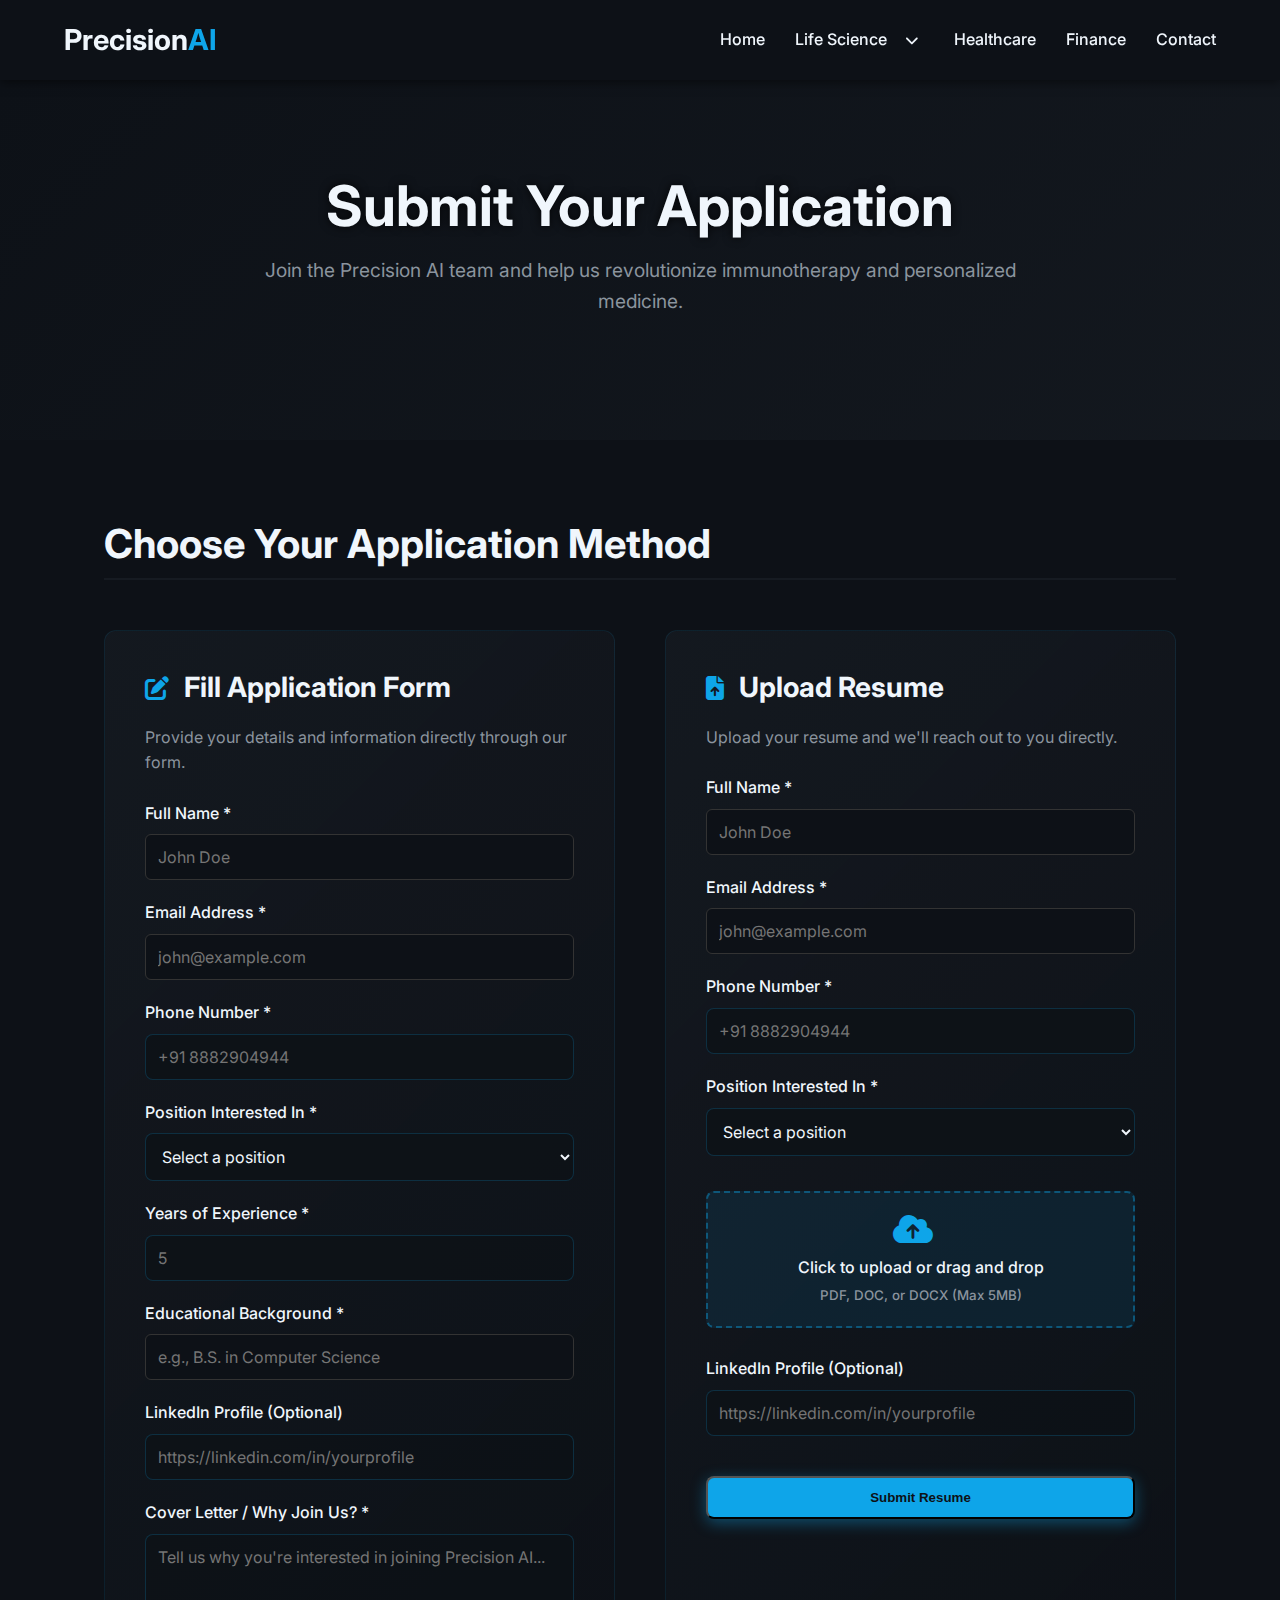
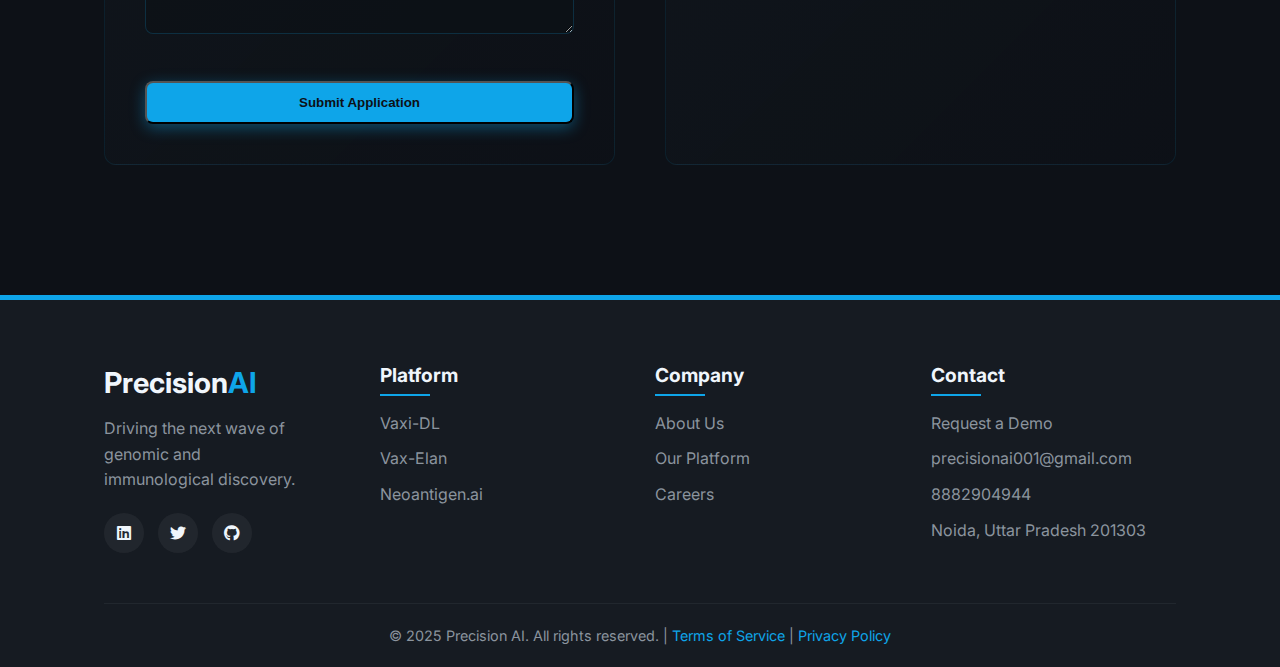
<file: apply.html>
<!DOCTYPE html>
<html lang="en">
<head>
  <meta charset="UTF-8" />
  <meta name="viewport" content="width=device-width, initial-scale=1" />
  <title>Apply Now - Precision AI</title>
  <link rel="stylesheet" href="./style.css" />
  <link rel="stylesheet" href="https://cdnjs.cloudflare.com/ajax/libs/font-awesome/6.5.1/css/all.min.css">
  <link href="https://fonts.googleapis.com/css2?family=Inter:wght@300;400;500;600;700&display=swap" rel="stylesheet">
  <style>
    .application-container {
      display: grid;
      grid-template-columns: 1fr 1fr;
      gap: 50px;
      margin: 50px 0;
    }

    .application-option {
      background: linear-gradient(135deg, rgba(22, 27, 34, 0.8), rgba(13, 17, 23, 0.9));
      padding: 40px;
      border-radius: 12px;
      border: 1px solid rgba(14, 165, 233, 0.1);
      transition: all 0.3s ease;
    }

    .application-option:hover {
      border-color: rgba(14, 165, 233, 0.4);
      box-shadow: 0 10px 30px rgba(14, 165, 233, 0.2);
    }

    .application-option h3 {
      color: var(--text-light);
      margin-bottom: 20px;
      display: flex;
      align-items: center;
    }

    .application-option i {
      color: var(--accent-color);
      margin-right: 15px;
      font-size: 1.5rem;
    }

    .form-group {
      margin-bottom: 20px;
    }

    .form-group label {
      display: block;
      color: var(--text-light);
      margin-bottom: 8px;
      font-weight: 500;
    }

    .form-group input,
    .form-group textarea,
    .form-group select {
      width: 100%;
      padding: 12px;
      background-color: rgba(13, 17, 23, 0.8);
      color: var(--text-light);
      border: 1px solid rgba(14, 165, 233, 0.2);
      border-radius: 8px;
      font-family: var(--font-family);
      font-size: 1rem;
      transition: border-color 0.3s ease;
    }

    .form-group input:focus,
    .form-group textarea:focus,
    .form-group select:focus {
      outline: none;
      border-color: var(--accent-color);
      box-shadow: 0 0 10px rgba(14, 165, 233, 0.3);
    }

    .form-group textarea {
      resize: vertical;
      min-height: 100px;
    }

    .file-upload-wrapper {
      position: relative;
      display: inline-block;
      width: 100%;
    }

    .file-upload-wrapper input[type="file"] {
      display: none;
    }

    .file-upload-label {
      display: block;
      padding: 20px;
      background-color: rgba(14, 165, 233, 0.1);
      border: 2px dashed rgba(14, 165, 233, 0.4);
      border-radius: 8px;
      text-align: center;
      cursor: pointer;
      transition: all 0.3s ease;
      color: var(--text-light);
    }

    .file-upload-label:hover {
      border-color: var(--accent-color);
      background-color: rgba(14, 165, 233, 0.15);
    }

    .file-upload-label i {
      font-size: 2rem;
      color: var(--accent-color);
      display: block;
      margin-bottom: 10px;
    }

    .form-status {
      margin-top: 20px;
      padding: 15px;
      border-radius: 8px;
      text-align: center;
      display: none;
      background-color: rgba(14, 165, 233, 0.1);
      color: var(--accent-color);
    }

    @media (max-width: 900px) {
      .application-container {
        grid-template-columns: 1fr;
        gap: 30px;
      }
    }
  </style>
</head>
<body>
  <div id="site-navbar"></div>

  <!-- Hero/Title Section -->
  <section class="hero-section hero-apply">
    <div class="container">
      <h1>Submit Your Application</h1>
      <p>Join the Precision AI team and help us revolutionize immunotherapy and personalized medicine.</p>
    </div>
  </section>

  <!-- Application Options Section -->
  <section class="section">
    <div class="container">
      <h2 class="text-center" style="margin-bottom: 50px;">Choose Your Application Method</h2>
      
      <div class="application-container">
        <!-- Manual Form Option -->
        <div class="application-option">
          <h3><i class="fas fa-edit"></i> Fill Application Form</h3>
          <p style="color: var(--text-dark); margin-bottom: 25px;">Provide your details and information directly through our form.</p>
          <form id="manualForm" class="contact-form">
            <div class="form-group">
              <label for="fullName">Full Name *</label>
              <input type="text" id="fullName" name="fullName" required placeholder="John Doe">
            </div>

            <div class="form-group">
              <label for="email">Email Address *</label>
              <input type="email" id="email" name="email" required placeholder="john@example.com">
            </div>

            <div class="form-group">
              <label for="phone">Phone Number *</label>
              <input type="tel" id="phone" name="phone" required placeholder="+91 8882904944">
            </div>

            <div class="form-group">
              <label for="position">Position Interested In *</label>
              <select id="position" name="position" required>
                <option value="">Select a position</option>
                <option value="Machine Learning Engineer">Machine Learning Engineer</option>
                <option value="Computational Biologist">Computational Biologist</option>
                <option value="Business Development Manager">Business Development Manager</option>
                <option value="Other">Other</option>
              </select>
            </div>

            <div class="form-group">
              <label for="experience">Years of Experience *</label>
              <input type="number" id="experience" name="experience" required placeholder="5" min="0">
            </div>

            <div class="form-group">
              <label for="education">Educational Background *</label>
              <input type="text" id="education" name="education" required placeholder="e.g., B.S. in Computer Science">
            </div>

            <div class="form-group">
              <label for="linkedIn">LinkedIn Profile (Optional)</label>
              <input type="url" id="linkedIn" name="linkedIn" placeholder="https://linkedin.com/in/yourprofile">
            </div>

            <div class="form-group">
              <label for="coverLetter">Cover Letter / Why Join Us? *</label>
              <textarea id="coverLetter" name="coverLetter" required placeholder="Tell us why you're interested in joining Precision AI..."></textarea>
            </div>

            <button type="submit" class="btn" style="width: 100%;">Submit Application</button>
            <div class="form-status" id="formStatus1"></div>
          </form>
        </div>

        <!-- Resume Upload Option -->
        <div class="application-option">
          <h3><i class="fas fa-file-upload"></i> Upload Resume</h3>
          <p style="color: var(--text-dark); margin-bottom: 25px;">Upload your resume and we'll reach out to you directly.</p>
          <form id="uploadForm" class="contact-form">
            <div class="form-group">
              <label for="fullNameUpload">Full Name *</label>
              <input type="text" id="fullNameUpload" name="fullName" required placeholder="John Doe">
            </div>

            <div class="form-group">
              <label for="emailUpload">Email Address *</label>
              <input type="email" id="emailUpload" name="email" required placeholder="john@example.com">
            </div>

            <div class="form-group">
              <label for="phoneUpload">Phone Number *</label>
              <input type="tel" id="phoneUpload" name="phone" required placeholder="+91 8882904944">
            </div>

            <div class="form-group">
              <label for="positionUpload">Position Interested In *</label>
              <select id="positionUpload" name="position" required>
                <option value="">Select a position</option>
                <option value="Machine Learning Engineer">Machine Learning Engineer</option>
                <option value="Computational Biologist">Computational Biologist</option>
                <option value="Business Development Manager">Business Development Manager</option>
                <option value="Other">Other</option>
              </select>
            </div>

            <div class="form-group">
              <div class="file-upload-wrapper">
                <input type="file" id="resume" name="resume" accept=".pdf,.doc,.docx" required>
                <label for="resume" class="file-upload-label">
                  <i class="fas fa-cloud-upload-alt"></i>
                  <div>Click to upload or drag and drop</div>
                  <small style="color: var(--text-dark); display: block; margin-top: 5px;">PDF, DOC, or DOCX (Max 5MB)</small>
                </label>
              </div>
            </div>

            <div class="form-group">
              <label for="linkedInUpload">LinkedIn Profile (Optional)</label>
              <input type="url" id="linkedInUpload" name="linkedIn" placeholder="https://linkedin.com/in/yourprofile">
            </div>

            <button type="submit" class="btn" style="width: 100%;">Submit Resume</button>
            <div class="form-status" id="formStatus2"></div>
          </form>
        </div>
      </div>
    </div>
  </section>

  <!-- Footer -->
  <footer>
    <div class="container">
      <div class="footer-content">
        <div class="footer-col">
          <div class="logo"><a href="index.html">Precision<span>AI</span></a></div>
          <p style="margin-top: 10px; max-width: 200px;">Driving the next wave of genomic and immunological discovery.</p>
          <div class="social-links" style="margin-top: 20px;">
            <a href="https://www.linkedin.com/in/krawal/?originalSubdomain=in" target="_blank"><i class="fab fa-linkedin"></i></a>
            <a href="https://x.com/HBytesByDrKamal" target="_blank"><i class="fab fa-twitter"></i></a>
            <a href="https://github.com/" target="_blank"><i class="fab fa-github"></i></a>
          </div>
        </div>
        <div class="footer-col">
          <h4>Platform</h4>
          <ul>
            <li><a href="vaxidl.html">Vaxi-DL</a></li>
            <li><a href="vaxelan.html">Vax-Elan</a></li>
            <li><a href="neoantigen.html">Neoantigen.ai</a></li>
          </ul>
        </div>
        <div class="footer-col">
          <h4>Company</h4>
          <ul>
            <li><a href="index.html#about">About Us</a></li>
            <li><a href="index.html#platform">Our Platform</a></li>
            <li><a href="careers.html">Careers</a></li>
          </ul>
        </div>
        <div class="footer-col">
          <h4>Contact</h4>
          <ul>
            <li><a href="contact.html">Request a Demo</a></li>
            <li><a href="mailto:precisionai001@gmail.com">precisionai001@gmail.com</a></li>
            <li>8882904944</li>
            <li>Noida, Uttar Pradesh 201303</li>
          </ul>
        </div>
      </div>
      <div class="footer-bottom">
        <p>&copy; 2025 Precision AI. All rights reserved. | <a href="#">Terms of Service</a> | <a href="#">Privacy Policy</a></p>
      </div>
    </div>
  </footer>

  <script src="./script.js"></script>
  <script src="include-navbar.js" defer></script>
  <script>
    // Handle Manual Form Submission
    const manualForm = document.getElementById('manualForm');
    const formStatus1 = document.getElementById('formStatus1');

    if (manualForm && formStatus1) {
      manualForm.addEventListener('submit', (e) => {
        e.preventDefault();
        
        formStatus1.style.display = 'block';
        formStatus1.style.color = 'var(--accent-color)';
        formStatus1.textContent = 'Submitting your application...';

        setTimeout(() => {
          formStatus1.style.color = '#4ade80';
          formStatus1.textContent = '✓ Thank you! Your application has been received. We\'ll review your details and contact you soon.';
          manualForm.reset();
          
          setTimeout(() => {
            formStatus1.style.display = 'none';
          }, 5000);
        }, 1500);
      });
    }

    // Handle Resume Upload Form Submission
    const uploadForm = document.getElementById('uploadForm');
    const formStatus2 = document.getElementById('formStatus2');

    if (uploadForm && formStatus2) {
      uploadForm.addEventListener('submit', (e) => {
        e.preventDefault();
        
        formStatus2.style.display = 'block';
        formStatus2.style.color = 'var(--accent-color)';
        formStatus2.textContent = 'Uploading your resume...';

        setTimeout(() => {
          formStatus2.style.color = '#4ade80';
          formStatus2.textContent = '✓ Success! Your resume has been uploaded. Our team will review it and get back to you within 48 hours.';
          uploadForm.reset();
          
          setTimeout(() => {
            formStatus2.style.display = 'none';
          }, 5000);
        }, 1500);
      });
    }

    // Drag and drop functionality for file upload
    const fileInput = document.getElementById('resume');
    const fileLabel = document.querySelector('label[for="resume"]');

    if (fileLabel) {
      ['dragenter', 'dragover', 'dragleave', 'drop'].forEach(eventName => {
        fileLabel.addEventListener(eventName, preventDefaults, false);
      });

      function preventDefaults(e) {
        e.preventDefault();
        e.stopPropagation();
      }

      ['dragenter', 'dragover'].forEach(eventName => {
        fileLabel.addEventListener(eventName, () => {
          fileLabel.style.borderColor = 'var(--accent-color)';
          fileLabel.style.backgroundColor = 'rgba(14, 165, 233, 0.2)';
        });
      });

      ['dragleave', 'drop'].forEach(eventName => {
        fileLabel.addEventListener(eventName, () => {
          fileLabel.style.borderColor = 'rgba(14, 165, 233, 0.4)';
          fileLabel.style.backgroundColor = 'rgba(14, 165, 233, 0.1)';
        });
      });

      fileLabel.addEventListener('drop', (e) => {
        const dt = e.dataTransfer;
        const files = dt.files;
        fileInput.files = files;
      });
    }
  </script>


</body>
</html>
</file>
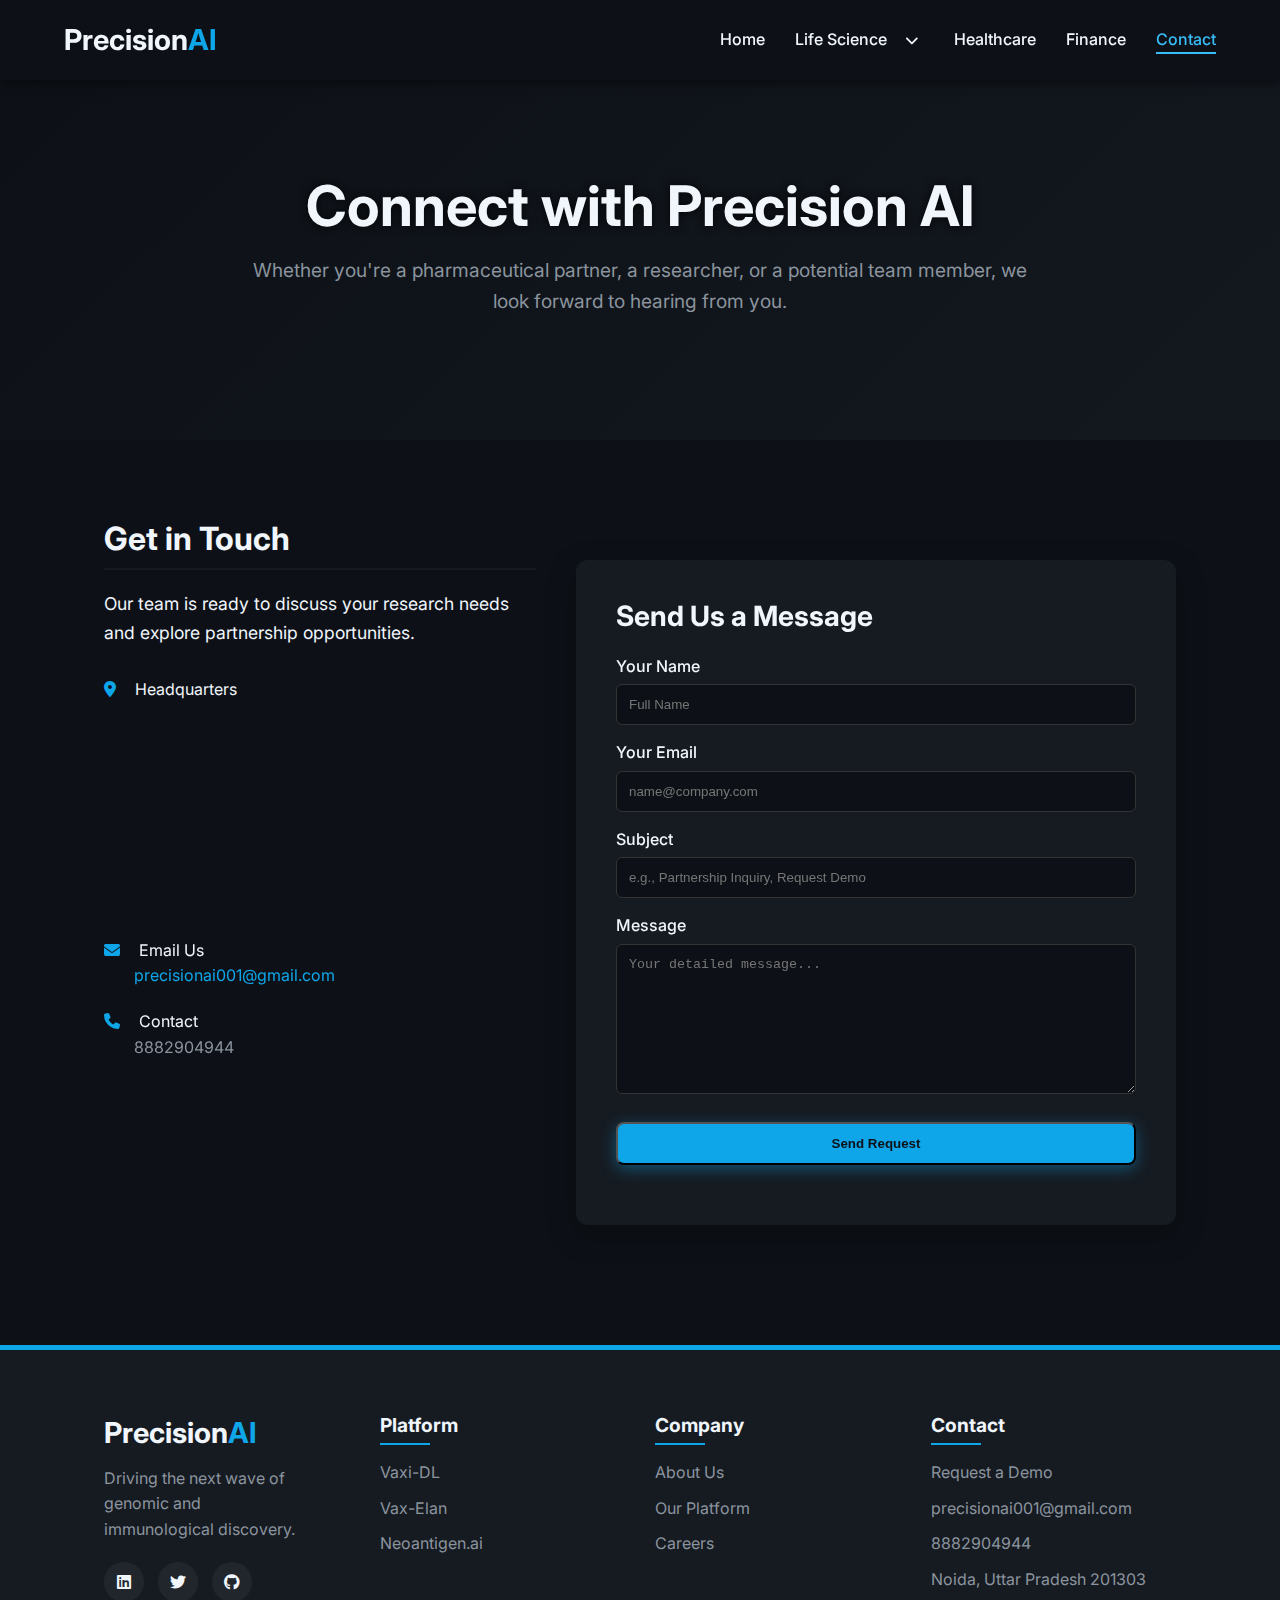
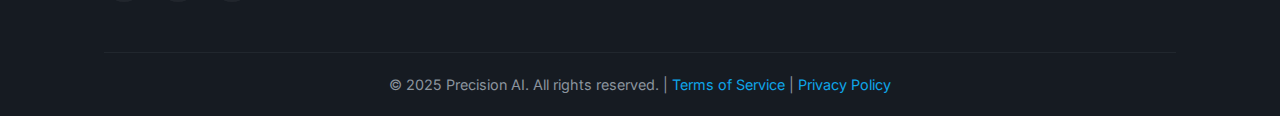
<file: contact.html>
<!DOCTYPE html>
<html lang="en">
<head>
  <meta charset="UTF-8" />
  <meta name="viewport" content="width=device-width, initial-scale=1" />
  <title>Contact - Precision AI</title>
  <link rel="stylesheet" href="./style.css" />
  <link rel="stylesheet" href="https://cdnjs.cloudflare.com/ajax/libs/font-awesome/6.5.1/css/all.min.css">
  <link href="https://fonts.googleapis.com/css2?family=Inter:wght@300;400;500;600;700&display=swap" rel="stylesheet">
</head>
<body>
  <!-- Shared Header: injected from navbar.html -->
  <div id="site-navbar"></div>

  <!-- Hero/Title Section -->
  <section class="hero-section hero-contact">
    <div class="container">
      <h1>Connect with Precision AI</h1>
      <p>Whether you're a pharmaceutical partner, a researcher, or a potential team member, we look forward to hearing from you.</p>
    </div>
  </section>

  <!-- Contact Details and Form Section -->
  <section class="section">
    <div class="container contact-section">
      <div style="display: flex; flex-wrap: wrap; gap: 40px;">
        <!-- Contact Information Block -->
        <div style="flex: 1; min-width: 300px;">
            <h2 style="font-size: 2rem;">Get in Touch</h2>
            <p style="font-size: 1.1rem; color: var(--text-light); margin-bottom: 30px;">Our team is ready to discuss your research needs and explore partnership opportunities.</p>
            
            <ul style="list-style: none; padding: 0;">
                <li style="margin-bottom: 20px;">
                    <i class="fas fa-map-marker-alt" style="color: var(--accent-color); margin-right: 15px;"></i>
                    <span style="color: var(--text-light);">Headquarters</span><br>
                    <div style="margin-left: 30px; margin-top: 8px;">
                      <iframe src="https://www.google.com/maps?q=Room%20Number%202%2C%20E2%20Block%2C%20opposite%20Amity%20University%20Gate%20Number%202%20Road%2C%20Sector%20125%2C%20Noida%2C%20Uttar%20Pradesh%20201303&output=embed" width="100%" height="200" style="border:0; border-radius:8px;" allowfullscreen="" loading="lazy" referrerpolicy="no-referrer-when-downgrade"></iframe>
                    </div>
                </li>
                <li style="margin-bottom: 20px;">
                    <i class="fas fa-envelope" style="color: var(--accent-color); margin-right: 15px;"></i>
                    <span style="color: var(--text-light);">Email Us</span><br>
                    <a href="mailto:precisionai001@gmail.com" style="margin-left: 30px;">precisionai001@gmail.com</a>
                </li>
                <li style="margin-bottom: 20px;">
                    <i class="fas fa-phone" style="color: var(--accent-color); margin-right: 15px;"></i>
                    <span style="color: var(--text-light);">Contact</span><br>
                    <span style="margin-left: 30px; color: var(--text-dark);">8882904944</span>
                </li>
            </ul>
        </div>
        
        <!-- Contact Form Block -->
        <div class="contact-form-container" style="flex: 2; min-width: 350px;">
            <h3 style="margin-top: 0; color: var(--text-light);">Send Us a Message</h3>
            <form class="contact-form">
                <label for="name">Your Name</label>
                <input type="text" id="name" name="name" required placeholder="Full Name">
                
                <label for="email">Your Email</label>
                <input type="email" id="email" name="email" required placeholder="name@company.com">
                
                <label for="subject">Subject</label>
                <input type="text" id="subject" name="subject" required placeholder="e.g., Partnership Inquiry, Request Demo">
                
                <label for="message">Message</label>
                <textarea id="message" name="message" required placeholder="Your detailed message..."></textarea>
                
                <button type="submit" class="btn">Send Request</button>
            </form>
            <p id="formStatus"></p>
        </div>
      </div>
    </div>
  </section>

  <!-- Footer (Consistent structure) -->
  <footer>
    <div class="container">
        <div class="footer-content">
            <div class="footer-col">
                <div class="logo"><a href="index.html">Precision<span>AI</span></a></div>
                <p style="margin-top: 10px; max-width: 200px;">Driving the next wave of genomic and immunological discovery.</p>
                <div class="social-links" style="margin-top: 20px;">
                    <a href="https://www.linkedin.com/in/krawal/?originalSubdomain=in" target="_blank"><i class="fab fa-linkedin"></i></a>
                    <a href="https://x.com/HBytesByDrKamal" target="_blank"><i class="fab fa-twitter"></i></a>
                    <a href="#"><i class="fab fa-github"></i></a>
                </div>
            </div>
            <div class="footer-col">
                <h4>Platform</h4>
                <ul>
                    <li><a href="vaxidl.html">Vaxi-DL</a></li>
                    <li><a href="vaxelan.html">Vax-Elan</a></li>
                    <li><a href="neoantigen.html">Neoantigen.ai</a></li>
                </ul>
            </div>
            <div class="footer-col">
                <h4>Company</h4>
                <ul>
                    <li><a href="index.html#about">About Us</a></li>
                    <li><a href="index.html#platform">Our Platform</a></li>
                    <li><a href="careers.html">Careers</a></li>
                </ul>
            </div>
            <div class="footer-col">
                <h4>Contact</h4>
                <ul>
                    <li><a href="contact.html">Request a Demo</a></li>
                    <li><a href="mailto:precisionai001@gmail.com">precisionai001@gmail.com</a></li>
                    <li>8882904944</li>
                    <li>Noida, Uttar Pradesh 201303</li>
                </ul>
            </div>
        </div>
        <div class="footer-bottom">
            <p>&copy; 2025 Precision AI. All rights reserved. | <a href="#">Terms of Service</a> | <a href="#">Privacy Policy</a></p>
        </div>
    </div>
  </footer>
  <script src="script.js"></script>
  <script src="include-navbar.js" defer></script>
</body>
</html>
</file>
<file: style.css>
/* Custom properties for a sleek, dark-themed, professional look */
:root {
  --primary-color: #0d1117; /* Very Dark Background (GitHub style) */
  --secondary-color: #161b22; /* Slightly Lighter Background for sections */
  --accent-color: #0ea5e9; /* Sky Blue for links/buttons */
  --accent-soft: #38bdf8; /* Lighter accent */
  --text-light: #f0f6fc; /* Off-White for body text */
  --text-dark: #8b949e; /* Gray for subtle text/details */
  --font-family: 'Inter', sans-serif;
  --transition-speed: 0.5s;
  --max-width: 1200px;
}

/* Global Reset and Base Styling */
* {
  margin: 0;
  padding: 0;
  box-sizing: border-box;
}

html {
  scroll-behavior: smooth;
}

body {
  font-family: var(--font-family);
  line-height: 1.6;
  color: var(--text-dark);
  background-color: var(--primary-color);
  padding-top: 80px; /* Space for the fixed header */
}

/* Base Utility Classes */
.container {
  max-width: var(--max-width);
  margin: 0 auto;
  padding: 0 5%;
}

.section {
  padding: 80px 0;
  overflow: hidden; /* Important for animations */
}

/* Typography */
h1, h2, h3 {
  color: var(--text-light);
  line-height: 1.2;
  margin-bottom: 20px;
  font-weight: 700;
}

h1 { font-size: 3rem; }
h2 { font-size: 2.5rem; border-bottom: 2px solid var(--secondary-color); padding-bottom: 10px; }
h3 { font-size: 1.75rem; }

p {
  margin-bottom: 15px;
}

a {
  color: var(--accent-color);
  text-decoration: none;
  transition: color var(--transition-speed);
}

a:hover {
  color: var(--accent-soft);
}

/* Buttons */
.btn {
  display: inline-block;
  padding: 12px 30px;
  background-color: var(--accent-color);
  color: var(--primary-color);
  border-radius: 8px;
  font-weight: 600;
  transition: all var(--transition-speed);
  box-shadow: 0 4px 15px rgba(14, 165, 233, 0.4);
}

.btn:hover {
  background-color: var(--accent-soft);
  color: var(--primary-color);
  box-shadow: 0 6px 20px rgba(56, 189, 248, 0.6);
  transform: translateY(-2px);
}

/* --- Header & Navigation --- */

header {
  position: fixed;
  top: 0;
  left: 0;
  width: 100%;
  z-index: 1000;
  background-color: var(--primary-color);
  box-shadow: 0 2px 10px rgba(0, 0, 0, 0.5);
  display: flex;
  justify-content: space-between;
  align-items: center;
  padding: 15px 5%;
  height: 80px;
}

.logo a {
  font-size: 1.8rem;
  font-weight: 700;
  color: var(--text-light);
}

.logo span {
  color: var(--accent-color);
}

.navbar ul {
  display: flex;
  list-style: none;
}

.navbar li {
  margin-left: 30px;
}

.navbar a {
  color: var(--text-light);
  font-weight: 500;
  padding: 5px 0;
  position: relative;
}

.navbar a:hover,
.navbar a.active {
  color: var(--accent-soft);
}

/* Underline animation for professionalism */
.navbar a::after {
  content: '';
  position: absolute;
  bottom: 0;
  left: 0;
  width: 0%;
  height: 2px;
  background-color: var(--accent-soft);
  transition: width 0.3s ease;
}

.navbar a:hover::after,
.navbar a.active::after {
  width: 100%;
}

.nav-toggle {
  display: none; /* Hide on desktop */
  background: none;
  border: none;
  color: var(--text-light);
  font-size: 1.5rem;
  cursor: pointer;
  transition: color 0.3s;
}

.nav-toggle:hover {
  color: var(--accent-color);
}

/* Dropdown menu styling */
.dropdown { position: relative; }
.dropdown-menu {
  display: none;
  position: absolute;
  top: 100%;
  left: 0;
  background-color: var(--secondary-color);
  padding: 8px 0;
  margin-top: 6px; /* small visual gap beneath the parent link */
  border-radius: 8px;
  box-shadow: 0 8px 24px rgba(0,0,0,0.5);
  min-width: 180px;
  list-style: none;
  z-index: 1100;
  pointer-events: auto;
}

.dropdown-menu.show { display: block; }

/* On desktop, show dropdown on hover or focus and animate the toggle arrow */
@media (min-width: 769px) {
  /* Hide submenu by default on desktop; only reveal on hover/focus */
  .dropdown-menu {
    display: none !important;
  }

  /* Open submenu when hovering or focusing the parent dropdown */
  .dropdown:hover .dropdown-menu,
  .dropdown:focus-within .dropdown-menu {
    display: block !important;
  }

  /* Hide the toggle button on desktop (click-to-open is for mobile only) */
  .dropdown-toggle-btn {
    display: none;
  }

  /* Highlight the parent link on hover/focus */
  .dropdown:hover .dropdown-link,
  .dropdown:focus-within .dropdown-link {
    color: var(--accent-soft);
  }

  .dropdown:hover .dropdown-toggle-btn,
  .dropdown:focus-within .dropdown-toggle-btn {
    color: var(--accent-color);
  }

  /* Rotate the arrow when open (CSS-only rotation for hover/focus states) */
  .dropdown:hover .dropdown-toggle-btn .dropdown-arrow,
  .dropdown:focus-within .dropdown-toggle-btn .dropdown-arrow {
    transform: rotate(180deg);
  }
}

.dropdown-menu li { margin: 0; }
.dropdown-menu a { display: block; padding: 10px 18px; color: var(--text-light); }
.dropdown-menu a:hover { background: rgba(14,165,233,0.06); color: var(--accent-soft); }

.dropdown-toggle-btn { background: none; border: none; color: var(--text-light); margin-left: 8px; cursor: pointer; padding: 6px; border-radius: 6px; display: inline-flex; align-items: center; }
.dropdown-toggle-btn:hover { color: var(--accent-color); }
.dropdown-toggle-btn .dropdown-arrow { transition: transform 0.2s ease; }
.dropdown-toggle-btn.open .dropdown-arrow { transform: rotate(180deg); }

/* Responsive: stack nav on small screens */
@media (max-width: 768px) {
  .nav-toggle { display: block; }
  .navbar { position: fixed; top: 80px; left: 0; right: 0; background: var(--primary-color); padding: 20px 5%; transition: transform 0.25s ease; transform: translateY(-100%); }
  .navbar.open { transform: translateY(0); }
  .navbar ul { flex-direction: column; gap: 10px; }
  .navbar li { margin-left: 0; }
  .dropdown-menu { position: static; box-shadow: none; padding-left: 10px; }
  .dropdown-menu.show { display: block; }
}

/* --- Hero Section Styling (Headers with Backgrounds) --- */

.hero-section {
    min-height: 40vh;
    display: flex;
    align-items: center;
    justify-content: center;
    text-align: center;
    position: relative;
    background-size: cover;
    background-position: center;
    transition: background-image 1s ease-in-out;
}

.hero-section::before {
    content: '';
    position: absolute;
    top: 0;
    left: 0;
    right: 0;
    bottom: 0;
    /* Dark overlay for contrast and professionalism */
    background: linear-gradient(135deg, rgba(13, 17, 23, 0.9) 0%, rgba(22, 27, 34, 0.7) 100%);
    z-index: 1;
}

.hero-section .container {
    position: relative;
    z-index: 2;
    padding: 40px 5%;
}

.hero-section h1 {
    font-size: 3.5rem;
    margin-bottom: 15px;
    text-shadow: 0 0 10px rgba(0, 0, 0, 0.8);
}

.hero-section p {
    font-size: 1.2rem;
    max-width: 800px;
    margin: 0 auto 30px;
    color: var(--text-dark);
}

/* Individual Hero Backgrounds (Using gradient/noise patterns as placeholders) */

/* Home Page: AI/Biotech Fusion */
.hero-home {
    /* background-image: url('https://placehold.co/1920x600/1e293b/38bdf8?text=Precision+AI+Intelligence'); */
    background-image: url('https://www.mouser.com/blog/Portals/11/Cassar_Hottest%20Thing%20in%20AI_Theme%20Image.jpg');
    background-attachment: fixed;
    background-size: cover;
}

/* Vaxi-DL: Deep Learning for Vaccines */
.hero-vaxidl {
    background-image: url('https://placehold.co/1920x600/1e293b/0ea5e9?text=Deep+Learning+Pipeline+Visualization');
}

/* Vax-Elan: Explainable AI */
.hero-vaxelan {
    background-image: url('https://placehold.co/1920x600/161b22/f0f6fc?text=Explainable+AI+Mechanism');
}

/* Neoantigen.ai: Personalized Immunotherapy */
.hero-neoantigen {
    background-image: url('https://placehold.co/1920x600/0d1117/38bdf8?text=Cancer+Targeting+Molecular+Structure');
}

/* Contact Page: Connection */
.hero-contact {
    background-image: url('https://placehold.co/1920x600/161b22/0ea5e9?text=Global+Collaboration+Network');
}

/* --- Section Content Styling --- */

/* Feature Grid */
.feature-grid {
    display: grid;
    grid-template-columns: repeat(auto-fit, minmax(300px, 1fr));
    gap: 30px;
    margin-top: 40px;
}

.feature-card {
    background-color: var(--secondary-color);
    padding: 30px;
    border-radius: 12px;
    text-align: center;
    transition: transform var(--transition-speed), box-shadow var(--transition-speed);
    border: 1px solid var(--secondary-color);
}

.feature-card:hover {
    transform: translateY(-5px);
    box-shadow: 0 10px 30px rgba(0, 0, 0, 0.4), 0 0 15px var(--accent-color);
    border-color: var(--accent-color);
}

.feature-card i {
    font-size: 3rem;
    color: var(--accent-color);
    margin-bottom: 15px;
}

.feature-card h3 {
    margin-bottom: 10px;
    color: var(--text-light);
}

/* Split Content (Text/Image blocks) */
.split-content {
    display: flex;
    align-items: center;
    gap: 50px;
    margin-bottom: 60px;
}

.split-content > div {
    flex: 1;
}

.split-content img {
    max-width: 100%;
    height: auto;
    border-radius: 12px;
    box-shadow: 0 10px 30px rgba(0, 0, 0, 0.5);
}

.split-content.reverse {
    flex-direction: row-reverse;
}

/* --- Contact Section / Form --- */
.contact-form-container {
    background-color: var(--secondary-color);
    padding: 40px;
    border-radius: 12px;
    max-width: 600px;
    margin: 40px auto;
    box-shadow: 0 10px 30px rgba(0, 0, 0, 0.3);
}

.contact-form label {
    display: block;
    margin-top: 15px;
    margin-bottom: 5px;
    color: var(--text-light);
    font-weight: 500;
}

.contact-form input[type="text"],
.contact-form input[type="email"],
.contact-form textarea {
    width: 100%;
    padding: 12px;
    border: 1px solid #333;
    background-color: #0d1117;
    color: var(--text-light);
    border-radius: 6px;
    transition: border-color 0.3s;
}

.contact-form input:focus,
.contact-form textarea:focus {
    border-color: var(--accent-color);
    outline: none;
    box-shadow: 0 0 0 2px rgba(14, 165, 233, 0.5);
}

.contact-form textarea {
    resize: vertical;
    min-height: 150px;
}

.contact-form button {
    width: 100%;
    margin-top: 20px;
}

#formStatus {
    margin-top: 20px;
    text-align: center;
    color: #4ade80; /* Success green */
    font-weight: 600;
}

/* --- Footer --- */
footer {
    background-color: var(--secondary-color);
    padding: 60px 0 20px;
    border-top: 5px solid var(--accent-color); /* Stronger separator */
}

.footer-content {
    display: flex;
    justify-content: space-between;
    flex-wrap: wrap;
    gap: 30px;
}

.footer-col {
    flex: 1 1 200px;
    min-width: 150px;
}

.footer-col h4 {
    font-size: 1.2rem;
    color: var(--text-light);
    margin-bottom: 20px;
    position: relative;
}

.footer-col h4::after {
    content: '';
    position: absolute;
    left: 0;
    bottom: -5px;
    height: 2px;
    width: 50px;
    background-color: var(--accent-color);
}

.footer-col ul {
    list-style: none;
}

.footer-col ul li:not(:last-child) {
    margin-bottom: 10px;
}

.footer-col ul li a {
    color: var(--text-dark);
    display: block;
    transition: color 0.3s, transform 0.3s;
}

.footer-col ul li a:hover {
    color: var(--accent-soft);
    padding-left: 5px;
}

.social-links a {
    display: inline-flex;
    justify-content: center;
    align-items: center;
    height: 40px;
    width: 40px;
    background-color: rgba(255, 255, 255, 0.05);
    margin: 0 10px 10px 0;
    text-align: center;
    line-height: 40px;
    border-radius: 50%;
    color: var(--text-light);
    transition: all 0.5s ease;
}

.social-links a:hover {
    color: var(--primary-color);
    background-color: var(--accent-color);
    transform: rotate(360deg) scale(1.1);
}

.footer-bottom {
    text-align: center;
    margin-top: 40px;
    padding-top: 20px;
    border-top: 1px solid rgba(139, 148, 158, 0.1);
    font-size: 0.9rem;
}

.footer-bottom p {
    color: var(--text-dark);
    margin: 0;
}

/* --- Scroll Animation Styles (Opacity and Slide-Up) --- */

.section {
    opacity: 0;
    transform: translateY(30px);
    transition: opacity 1s ease-out, transform 0.8s ease-out;
}

.section.visible {
    opacity: 1;
    transform: translateY(0);
}

/* --- Responsive Design --- */

@media (max-width: 900px) {
    header {
        padding: 15px 5%;
    }
    
    .navbar {
        display: none;
        flex-direction: column;
        width: 100%;
        position: absolute;
        top: 80px;
        left: 0;
        background-color: var(--secondary-color);
        box-shadow: 0 5px 15px rgba(0, 0, 0, 0.5);
    }

    .navbar.open {
        display: flex;
    }

    .navbar ul {
        flex-direction: column;
        padding: 20px 0;
        width: 100%;
    }

    .navbar li {
        margin: 0;
        text-align: center;
        border-bottom: 1px solid rgba(255, 255, 255, 0.05);
    }
    
    .navbar li:last-child {
        border-bottom: none;
    }

    .navbar a {
        display: block;
        padding: 15px 0;
        font-size: 1.1rem;
    }

    .nav-toggle {
        display: block;
    }

    h1 { font-size: 2.5rem; }
    h2 { font-size: 2rem; }
    
    .hero-section h1 {
        font-size: 2.8rem;
    }

    .split-content {
        flex-direction: column;
        text-align: center;
    }

    .split-content.reverse {
        flex-direction: column;
    }

    .split-content-image {
        order: -1; /* Move image above text on mobile for reverse layout */
        margin-bottom: 30px;
    }

    .footer-content {
        flex-direction: column;
        align-items: center;
        text-align: center;
    }

    .footer-col {
        margin-bottom: 20px;
        width: 100%;
    }
    
    .footer-col h4::after {
        left: 50%;
        transform: translateX(-50%);
    }

    .footer-col ul {
        padding-left: 0;
    }
    
    .social-links {
        justify-content: center;
        display: flex;
    }
}
</file>
